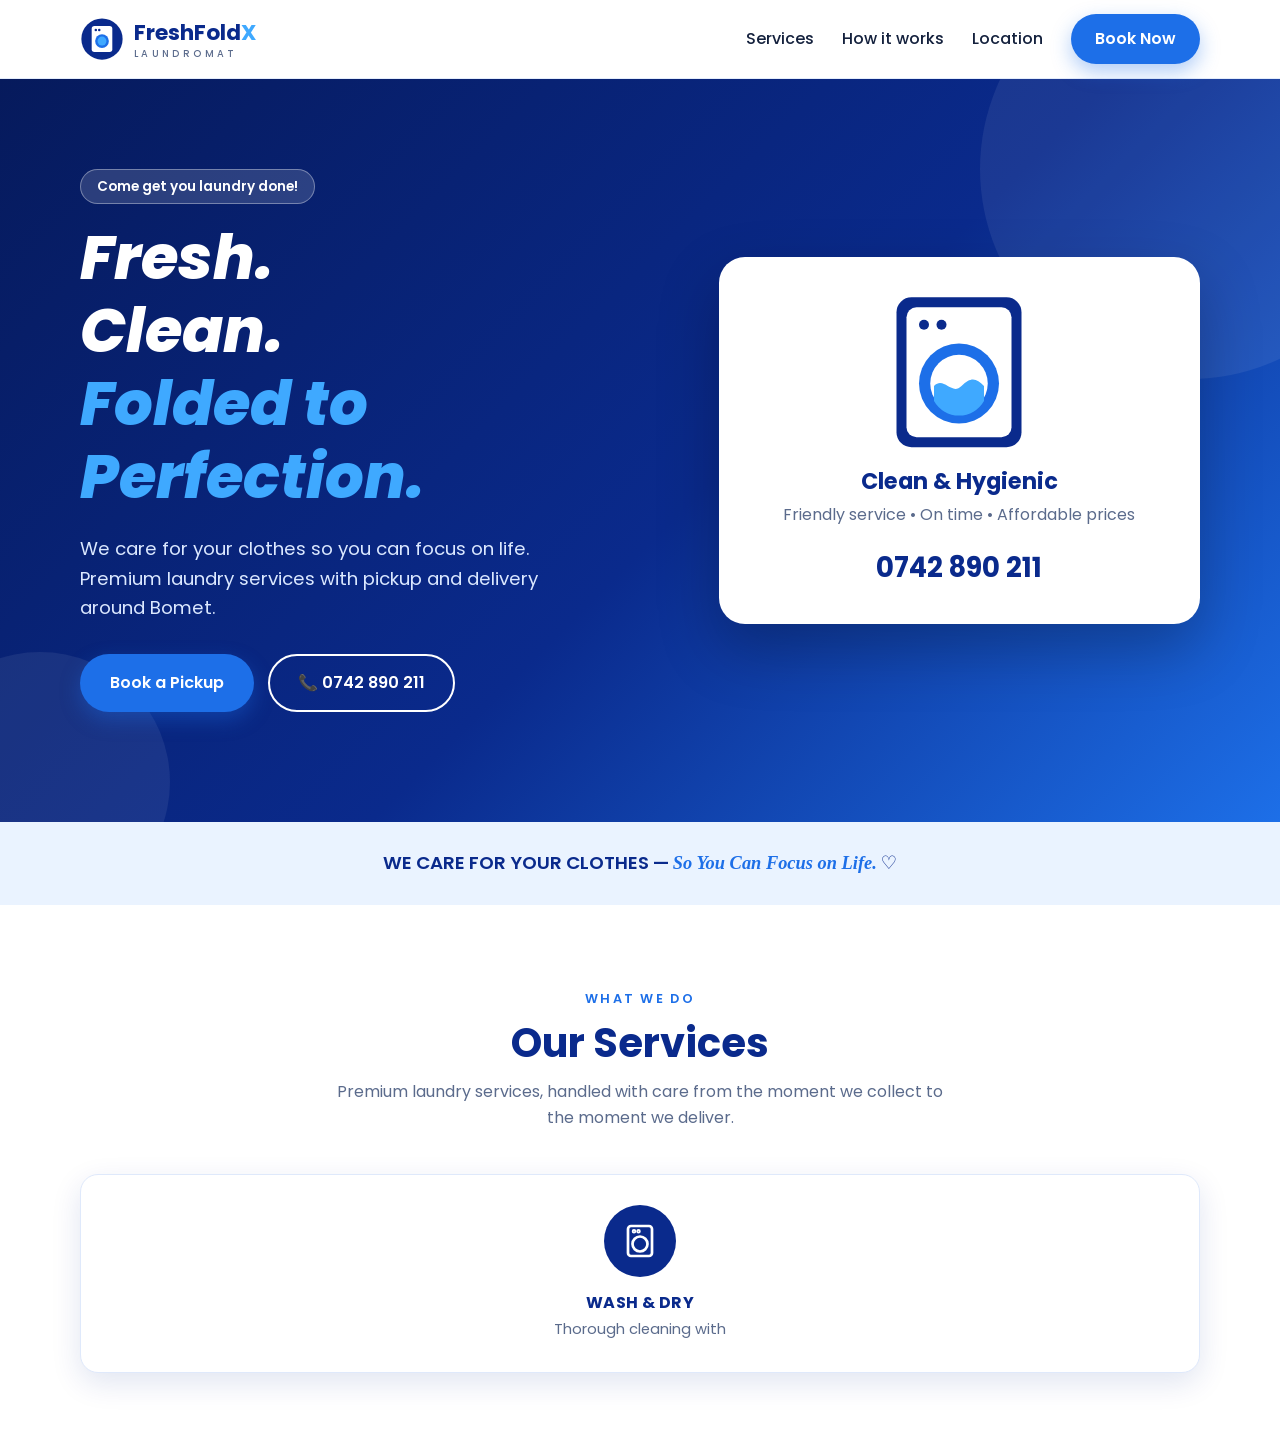
<file: index.html>
<!DOCTYPE html>
<html lang="en">
<head>
  <meta charset="UTF-8" />
  <meta name="viewport" content="width=device-width, initial-scale=1.0" />
  <title>FreshFoldX Laundromat | Bomet — Fresh. Clean. Folded to Perfection.</title>
  <meta name="description" content="FreshFoldX Laundromat in Bomet, next to The Williis Hotel. Wash & dry, fold & pack, ironing, bedding & linen and carpet cleaning with pickup and delivery." />
  <link rel="preconnect" href="https://fonts.googleapis.com" />
  <link rel="preconnect" href="https://fonts.gstatic.com" crossorigin />
  <link href="https://fonts.googleapis.com/css2?family=Poppins:wght@400;500;600;700;800&display=swap" rel="stylesheet" />
  <link rel="stylesheet" href="styles.css" />
</head>
<body>

  <!-- ===== HEADER ===== -->
  <header class="site-header">
    <div class="container nav">
      <a href="index.html" class="brand" aria-label="FreshFoldX Laundromat home">
        <svg class="brand-logo" viewBox="0 0 64 64" fill="none" aria-hidden="true">
          <circle cx="32" cy="32" r="30" fill="#0a2a8c"/>
          <rect x="17" y="13" width="30" height="38" rx="4" fill="#fff"/>
          <circle cx="23" cy="19" r="1.8" fill="#0a2a8c"/><circle cx="28" cy="19" r="1.8" fill="#0a2a8c"/>
          <circle cx="32" cy="35" r="10" fill="#1d6fe8"/><circle cx="32" cy="35" r="6.5" fill="#3fa9ff"/>
        </svg>
        <div>Fresh<span>Fold</span><span class="x">X</span><small>LAUNDROMAT</small></div>
      </a>
      <button class="menu-toggle" id="menuToggle" aria-label="Toggle menu">☰</button>
      <ul class="nav-links" id="navLinks">
        <li><a href="#services">Services</a></li>
        <li><a href="#how">How it works</a></li>
        <li><a href="#location">Location</a></li>
        <li><a href="booking.html" class="btn btn-primary">Book Now</a></li>
      </ul>
    </div>
  </header>

  <!-- ===== HERO ===== -->
  <section class="hero">
    <div class="container hero-grid">
      <div>
        <span class="badge">Come get you laundry done!</span>
        <h1>Fresh.<br />Clean.<br /><span class="accent">Folded to Perfection.</span></h1>
        <p class="lead">We care for your clothes so you can focus on life. Premium laundry services with pickup and delivery around Bomet.</p>
        <div class="hero-cta">
          <a href="booking.html" class="btn btn-primary">Book a Pickup</a>
          <a href="tel:+254742890211" class="btn btn-outline">📞 0742 890 211</a>
        </div>
      </div>
      <div class="hero-card">
        <svg class="washer" viewBox="0 0 120 130" fill="none" aria-hidden="true">
          <rect x="10" y="5" width="100" height="120" rx="12" fill="#0a2a8c"/>
          <rect x="18" y="13" width="84" height="104" rx="8" fill="#fff"/>
          <circle cx="32" cy="27" r="4" fill="#0a2a8c"/><circle cx="46" cy="27" r="4" fill="#0a2a8c"/>
          <circle cx="60" cy="74" r="32" fill="#1d6fe8"/><circle cx="60" cy="74" r="23" fill="#fff"/>
          <path d="M40 76c8-8 14 8 22 0s12-6 18 0v12a23 23 0 0 1-40 0z" fill="#3fa9ff"/>
        </svg>
        <h3>Clean &amp; Hygienic</h3>
        <p>Friendly service • On time • Affordable prices</p>
        <div class="phone">0742 890 211</div>
      </div>
    </div>
  </section>

  <div class="strip">
    <div class="container">
      <p>WE CARE FOR YOUR CLOTHES — <em>So You Can Focus on Life.</em> ♡</p>
    </div>
  </div>

  <!-- ===== SERVICES ===== -->
  <section id="services">
    <div class="container center">
      <span class="eyebrow">What we do</span>
      <h2 class="section-title">Our Services</h2>
      <p class="section-sub">Premium laundry services, handled with care from the moment we collect to the moment we deliver.</p>

      <div class="services-grid">
        <article class="service">
          <div class="icon">
            <svg viewBox="0 0 24 24" fill="none" stroke="currentColor" stroke-width="1.8" stroke-linecap="round" stroke-linejoin="round"><rect x="4" y="2" width="16" height="20" rx="2"/><circle cx="12" cy="14" r="5"/><circle cx="8" cy="5.5" r=".6"/><circle cx="11" cy="5.5" r=".6"/></svg>
          </div>
          <h3>Wash &amp; Dry</h3>
          <p>Thorough cleaning with
</file>
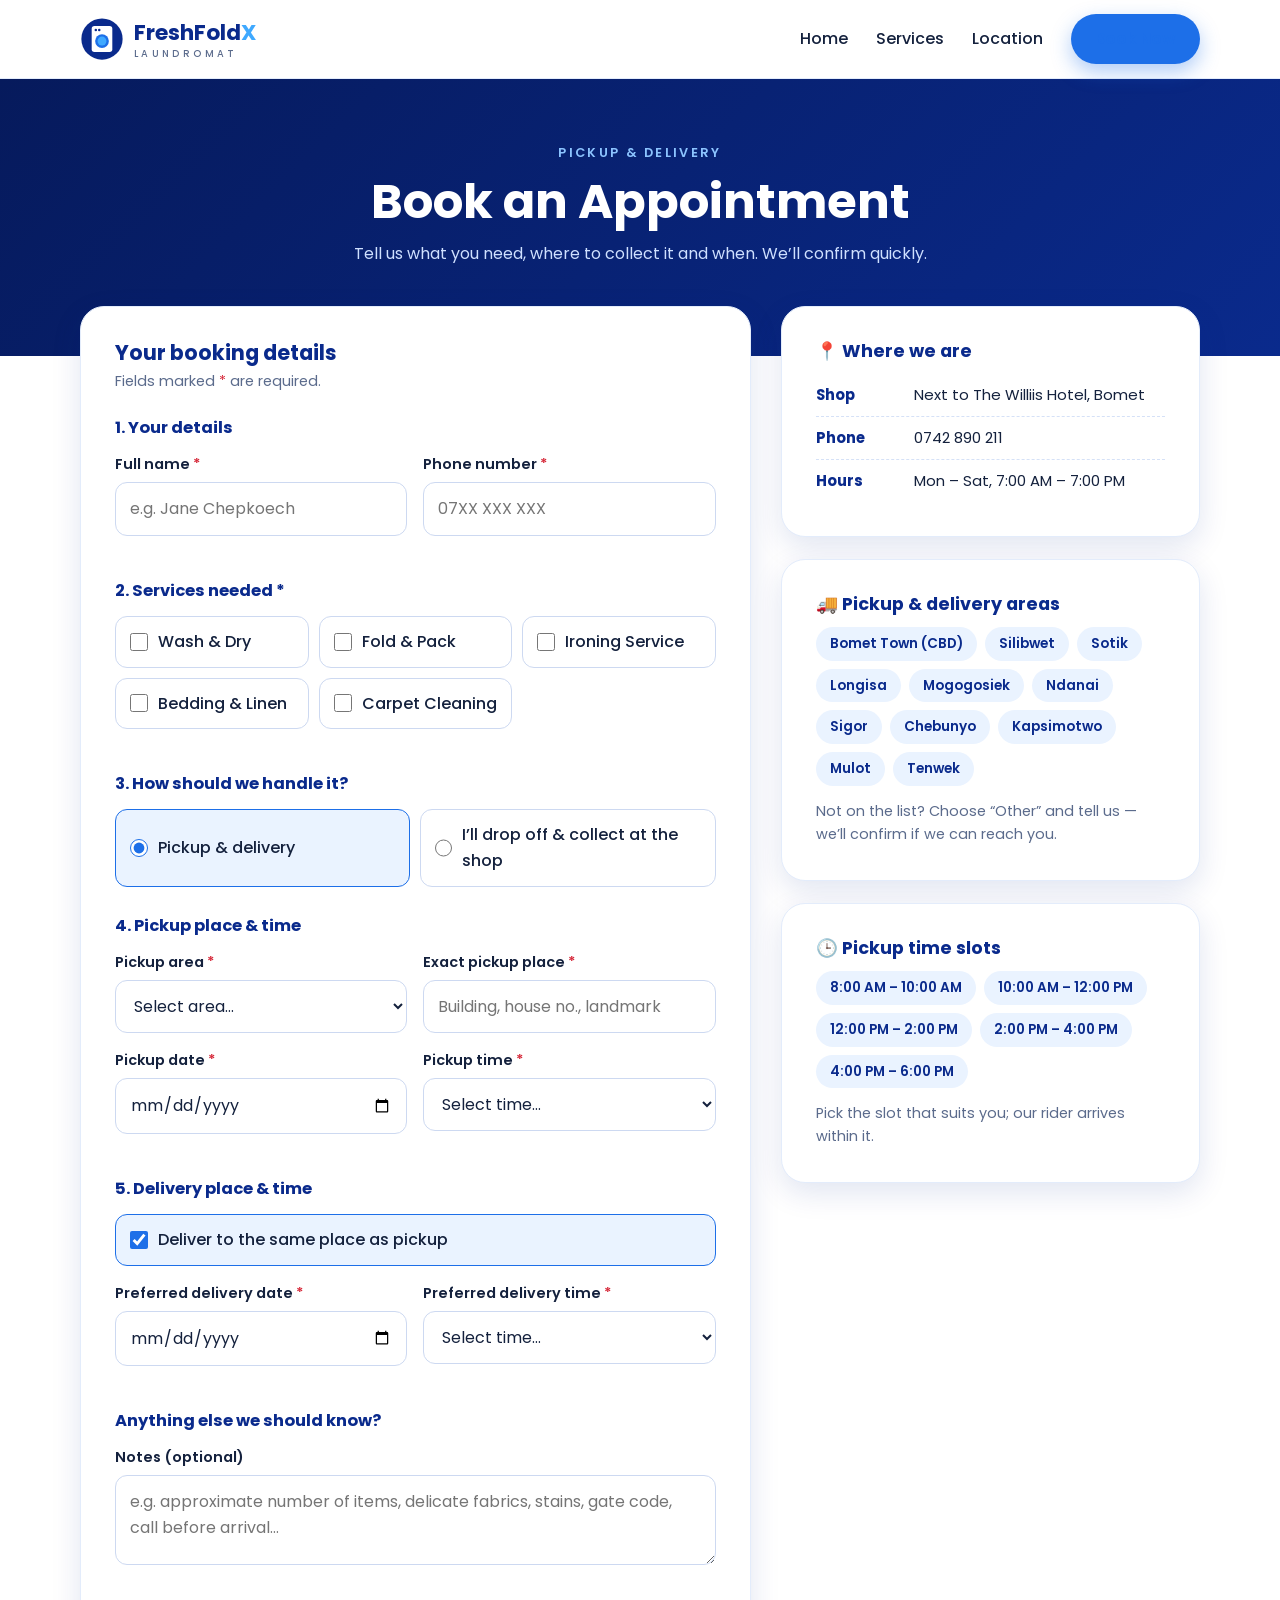
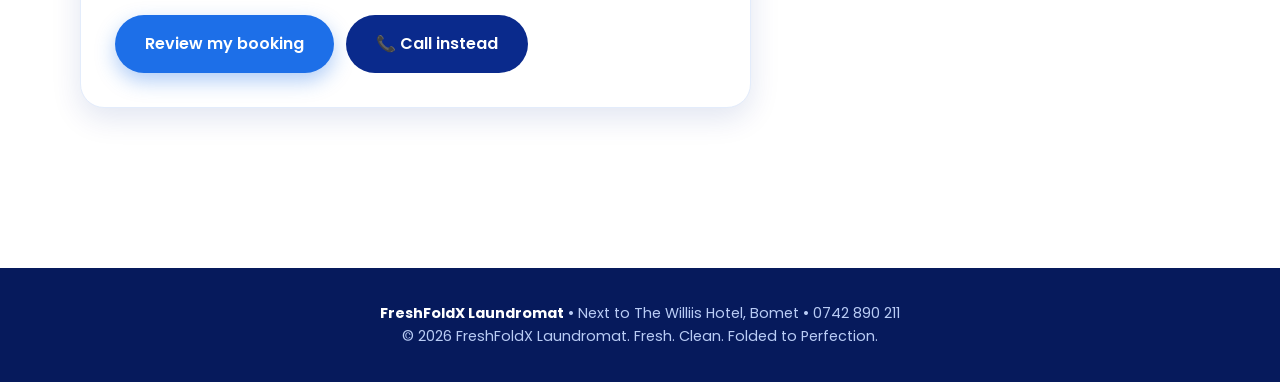
<file: booking.html>
<!DOCTYPE html>
<html lang="en">
<head>
  <meta charset="UTF-8" />
  <meta name="viewport" content="width=device-width, initial-scale=1.0" />
  <title>Book a Pickup | FreshFoldX Laundromat Bomet</title>
  <meta name="description" content="Book a laundry pickup and delivery in Bomet with FreshFoldX Laundromat. Choose your service, pickup place, delivery place and time." />
  <link rel="preconnect" href="https://fonts.googleapis.com" />
  <link rel="preconnect" href="https://fonts.gstatic.com" crossorigin />
  <link href="https://fonts.googleapis.com/css2?family=Poppins:wght@400;500;600;700;800&display=swap" rel="stylesheet" />
  <link rel="stylesheet" href="styles.css" />
</head>
<body>

  <header class="site-header">
    <div class="container nav">
      <a href="index.html" class="brand" aria-label="FreshFoldX Laundromat home">
        <svg class="brand-logo" viewBox="0 0 64 64" fill="none" aria-hidden="true">
          <circle cx="32" cy="32" r="30" fill="#0a2a8c"/>
          <rect x="17" y="13" width="30" height="38" rx="4" fill="#fff"/>
          <circle cx="23" cy="19" r="1.8" fill="#0a2a8c"/><circle cx="28" cy="19" r="1.8" fill="#0a2a8c"/>
          <circle cx="32" cy="35" r="10" fill="#1d6fe8"/><circle cx="32" cy="35" r="6.5" fill="#3fa9ff"/>
        </svg>
        <div>Fresh<span>Fold</span><span class="x">X</span><small>LAUNDROMAT</small></div>
      </a>
      <button class="menu-toggle" id="menuToggle" aria-label="Toggle menu">☰</button>
      <ul class="nav-links" id="navLinks">
        <li><a href="index.html">Home</a></li>
        <li><a href="index.html#services">Services</a></li>
        <li><a href="index.html#location">Location</a></li>
        <li><a href="booking.html" class="btn btn-primary active">Book Now</a></li>
      </ul>
    </div>
  </header>

  <section class="page-hero">
    <div class="container">
      <span class="eyebrow" style="color:#8cc4ff">Pickup &amp; Delivery</span>
      <h1>Book an Appointment</h1>
      <p>Tell us what you need, where to collect it and when. We’ll confirm quickly.</p>
    </div>
  </section>

  <section class="booking-wrap">
    <div class="container booking-grid">

      <!-- ===== BOOKING FORM ===== -->
      <form class="card" id="bookingForm" novalidate>
        <h2>Your booking details</h2>
        <p class="hint">Fields marked <span style="color:#d62839">*</span> are required.</p>

        <fieldset>
          <legend>1. Your details</legend>
          <div class="row">
            <div class="field">
              <label for="name">Full name <span class="req">*</span></label>
              <input type="text" id="name" name="name" placeholder="e.g. Jane Chepkoech" autocomplete="name" />
              <div class="error">Please enter your name.</div>
            </div>
            <div class="field">
              <label for="phone">Phone number <span class="req">*</span></label>
              <input type="tel" id="phone" name="phone" placeholder="07XX XXX XXX" autocomplete="tel" />
              <div class="error">Enter a valid Kenyan phone number (e.g. 0712345678).</div>
            </div>
          </div>
        </fieldset>

        <fieldset>
          <legend>2. Services needed <span class="req">*</span></legend>
          <div class="choices" id="serviceChoices">
            <label class="choice"><input type="checkbox" name="service" value="Wash & Dry" /> Wash &amp; Dry</label>
            <label class="choice"><input type="checkbox" name="service" value="Fold & Pack" /> Fold &amp; Pack</label>
            <label class="choice"><input type="checkbox" name="service" value="Ironing Service" /> Ironing Service</label>
            <label class="choice"><input type="checkbox" name="service" value="Bedding & Linen" /> Bedding &amp; Linen</label>
            <label class="choice"><input type="checkbox" name="service" value="Carpet Cleaning" /> Carpet Cleaning</label>
          </div>
          <div class="field" id="serviceField"><div class="error">Please choose at least one service.</div></div>
        </fieldset>

        <fieldset>
          <legend>3. How should we handle it?</legend>
          <div class="choices">
            <label class="choice"><input type="radio" name="mode" value="pickup" checked /> Pickup &amp; delivery</label>
            <label class="choice"><input type="radio" name="mode" value="dropoff" /> I’ll drop off &amp; collect at the shop</label>
          </div>
        </fieldset>

        <!-- Pickup + delivery block (hidden when customer chooses drop-off) -->
        <div id="pickupBlock">
          <fieldset>
            <legend>4. Pickup place &amp; time</legend>
            <div class="row">
              <div class="field">
                <label for="pickupArea">Pickup area <span class="req">*</span></label>
                <select id="pickupArea" name="pickupArea"></select>
                <div class="error">Please choose a pickup area.</div>
              </div>
              <div class="field">
                <label for="pickupPlace">Exact pickup place <span class="req">*</span></label>
                <input type="text" id="pickupPlace" name="pickupPlace" placeholder="Building, house no., landmark" />
                <div class="error">Please tell us exactly where to pick up.</div>
              </div>
            </div>
            <div class="row">
              <div class="field">
                <label for="pickupDate">Pickup date <span class="req">*</span></label>
                <input type="date" id="pickupDate" name="pickupDate" />
                <div class="error">Choose a pickup date (today or later).</div>
              </div>
              <div class="field">
                <label for="pickupTime">Pickup time <span class="req">*</span></label>
                <select id="pickupTime" name="pickupTime"></select>
                <div class="error">Please choose a pickup time.</div>
              </div>
            </div>
          </fieldset>

          <fieldset>
            <legend>5. Delivery place &amp; time</legend>
            <label class="choice" style="margin-bottom:16px">
              <input type="checkbox" id="sameAsPickup" checked /> Deliver to the same place as pickup
            </label>
            <div id="deliveryFields" class="hidden">
              <div class="row">
                <div class="field">
                  <label for="deliveryArea">Delivery area <span class="req">*</span></label>
                  <select id="deliveryArea" name="deliveryArea"></select>
                  <div class="error">Please choose a delivery area.</div>
                </div>
                <div class="field">
                  <label for="deliveryPlace">Exact delivery place <span class="req">*</span></label>
                  <input type="text" id="deliveryPlace" name="deliveryPlace" placeholder="Building, house no., landmark" />
                  <div class="error">Please tell us exactly where to deliver.</div>
                </div>
              </div>
            </div>
            <div class="row">
              <div class="field">
                <label for="deliveryDate">Preferred delivery date <span class="req">*</span></label>
                <input type="date" id="deliveryDate" name="deliveryDate" />
                <div class="error">Delivery date must be on or after the pickup date.</div>
              </div>
              <div class="field">
                <label for="deliveryTime">Preferred delivery time <span class="req">*</span></label>
                <select id="deliveryTime" name="deliveryTime"></select>
                <div class="error">Please choose a delivery time.</div>
              </div>
            </div>
          </fieldset>
        </div>

        <!-- Drop-off block (hidden by default) -->
        <div id="dropoffBlock" class="hidden">
          <fieldset>
            <legend>4. When will you visit us?</legend>
            <div class="row">
              <div class="field">
                <label for="visitDate">Drop-off date <span class="req">*</span></label>
                <input type="date" id="visitDate" name="visitDate" />
                <div class="error">Choose a date (today or later).</div>
              </div>
              <div class="field">
                <label for="visitTime">Drop-off time <span class="req">*</span></label>
                <select id="visitTime" name="visitTime"></select>
                <div class="error">Please choose a time.</div>
              </div>
            </div>
            <p class="notice">📍 FreshFoldX — next to The Williis Hotel, Bomet.</p>
          </fieldset>
        </div>

        <fieldset>
          <legend>Anything else we should know?</legend>
          <div class="field">
            <label for="notes">Notes (optional)</label>
            <textarea id="notes" name="notes" placeholder="e.g. approximate number of items, delicate fabrics, stains, gate code, call before arrival…"></textarea>
          </div>
        </fieldset>

        <div class="submit-row">
          <button type="submit" class="btn btn-primary">Review my booking</button>
          <a href="tel:+254742890211" class="btn btn-dark">📞 Call instead</a>
        </div>

        <!-- Summary shown after validation -->
        <div class="summary" id="summary" aria-live="polite">
          <h3>✅ Almost done — confirm your booking</h3>
          <pre id="summaryText"></pre>
          <div class="submit-row">
            <a id="whatsappBtn" class="btn btn-whatsapp" target="_blank" rel="noopener">Send booking on WhatsApp</a>
            <button type="button" id="copyBtn" class="btn btn-dark">Copy details</button>
          </div>
          <p class="hint" style="margin-top:12px;margin-bottom:0">Tapping “Send” opens WhatsApp with your booking ready to go. We’ll reply to confirm pickup.</p>
        </div>
      </form>

      <!-- ===== SIDEBAR ===== -->
      <aside>
        <div class="card side-card">
          <h3>📍 Where we are</h3>
          <ul class="side-list">
            <li><b>Shop</b> Next to The Williis Hotel, Bomet</li>
            <li><b>Phone</b> <a href="tel:+254742890211">0742 890 211</a></li>
            <li><b>Hours</b> Mon – Sat, 7:00 AM – 7:00 PM</li>
          </ul>
        </div>
        <div class="card side-card">
          <h3>🚚 Pickup &amp; delivery areas</h3>
          <div class="tag-list" id="areaTags"></div>
          <p class="hint" style="margin:14px 0 0">Not on the list? Choose “Other” and tell us — we’ll confirm if we can reach you.</p>
        </div>
        <div class="card side-card">
          <h3>🕒 Pickup time slots</h3>
          <div class="tag-list" id="slotTags"></div>
          <p class="hint" style="margin:14px 0 0">Pick the slot that suits you; our rider arrives within it.</p>
        </div>
      </aside>
    </div>
  </section>

  <footer class="site-footer" style="margin-top:80px">
    <div class="container">
      <p><strong>FreshFoldX Laundromat</strong> • Next to The Williis Hotel, Bomet • 0742 890 211</p>
      <p>© <span id="year"></span> FreshFoldX Laundromat. Fresh. Clean. Folded to Perfection.</p>
    </div>
  </footer>

  <script src="script.js"></script>
</body>
</html>
</file>
<file: styles.css>
/* ===== FreshFoldX Laundromat — shared styles ===== */
:root {
  --navy: #0a2a8c;
  --navy-dark: #061a5c;
  --blue: #1d6fe8;
  --sky: #3fa9ff;
  --ice: #eaf3ff;
  --white: #ffffff;
  --text: #14213d;
  --muted: #5b6b8c;
  --radius: 18px;
  --shadow: 0 10px 30px rgba(10, 42, 140, 0.12);
}

* { box-sizing: border-box; margin: 0; padding: 0; }
html { scroll-behavior: smooth; }
body {
  font-family: "Poppins", system-ui, -apple-system, "Segoe UI", sans-serif;
  color: var(--text);
  background: var(--white);
  line-height: 1.6;
}
img, svg { max-width: 100%; display: block; }
a { color: inherit; text-decoration: none; }
.container { width: min(1120px, 92%); margin-inline: auto; }
section { padding: 80px 0; }
h1, h2, h3 { line-height: 1.2; color: var(--navy); }
.eyebrow {
  display: inline-block; font-weight: 600; font-size: .8rem; letter-spacing: .18em;
  text-transform: uppercase; color: var(--blue); margin-bottom: 10px;
}
.section-title { font-size: clamp(1.8rem, 4vw, 2.5rem); margin-bottom: 12px; }
.section-sub { color: var(--muted); max-width: 620px; margin-bottom: 44px; }
.center { text-align: center; }
.center .section-sub { margin-inline: auto; }

/* Buttons */
.btn {
  display: inline-flex; align-items: center; justify-content: center; gap: 8px;
  padding: 14px 28px; border-radius: 999px; font-weight: 600; font-size: 1rem;
  border: 2px solid transparent; cursor: pointer; transition: .2s ease; font-family: inherit;
}
.btn-primary { background: var(--blue); color: #fff; box-shadow: 0 8px 20px rgba(29,111,232,.35); }
.btn-primary:hover { background: var(--navy); transform: translateY(-2px); }
.btn-outline { border-color: #fff; color: #fff; }
.btn-outline:hover { background: #fff; color: var(--navy); }
.btn-dark { background: var(--navy); color: #fff; }
.btn-dark:hover { background: var(--blue); }
.btn-whatsapp { background: #25d366; color: #fff; }
.btn-whatsapp:hover { background: #1ebe5b; transform: translateY(-2px); }

/* Header */
.site-header {
  position: sticky; top: 0; z-index: 50; background: rgba(255,255,255,.92);
  backdrop-filter: blur(10px); border-bottom: 1px solid #e3ecfb;
}
.nav { display: flex; align-items: center; justify-content: space-between; padding: 14px 0; }
.brand { display: flex; align-items: center; gap: 10px; font-weight: 700; font-size: 1.35rem; color: var(--navy); }
.brand span.x { color: var(--sky); }
.brand small { display: block; font-size: .6rem; letter-spacing: .35em; font-weight: 500; color: var(--muted); margin-top: -4px; }
.brand-logo { width: 44px; height: 44px; }
.nav-links { display: flex; align-items: center; gap: 28px; list-style: none; font-weight: 500; }
.nav-links a:not(.btn):hover, .nav-links a.active { color: var(--blue); }
.nav-links .btn { padding: 10px 22px; color: #fff; }
.menu-toggle { display: none; background: none; border: 0; font-size: 1.8rem; color: var(--navy); cursor: pointer; }

/* Hero */
.hero {
  background: linear-gradient(135deg, var(--navy-dark), var(--navy) 55%, var(--blue));
  color: #fff; padding: 90px 0 110px; position: relative; overflow: hidden;
}
.hero::before, .hero::after {
  content: ""; position: absolute; border-radius: 50%;
  background: rgba(255,255,255,.07);
}
.hero::before { width: 420px; height: 420px; right: -120px; top: -120px; }
.hero::after { width: 260px; height: 260px; left: -90px; bottom: -90px; }
.hero-grid { display: grid; grid-template-columns: 1.1fr .9fr; gap: 50px; align-items: center; position: relative; z-index: 1; }
.badge {
  display: inline-block; background: rgba(255,255,255,.15); border: 1px solid rgba(255,255,255,.35);
  padding: 6px 16px; border-radius: 999px; font-size: .85rem; font-weight: 600; margin-bottom: 18px;
}
.hero h1 { color: #fff; font-size: clamp(2.3rem, 6vw, 3.8rem); font-style: italic; font-weight: 800; }
.hero h1 .accent { color: var(--sky); }
.hero p.lead { font-size: 1.15rem; margin: 20px 0 32px; max-width: 520px; color: #dbe8ff; }
.hero-cta { display: flex; flex-wrap: wrap; gap: 14px; }
.hero-card {
  background: #fff; color: var(--text); border-radius: 26px; padding: 34px; box-shadow: 0 25px 60px rgba(0,0,0,.25);
  text-align: center;
}
.hero-card .washer { width: 150px; margin: 0 auto 14px; }
.hero-card h3 { font-size: 1.4rem; }
.hero-card p { color: var(--muted); margin: 8px 0 18px; }
.hero-card .phone { font-size: 1.7rem; font-weight: 700; color: var(--navy); }

/* Tagline strip */
.strip { background: var(--ice); padding: 26px 0; text-align: center; }
.strip p { font-weight: 600; color: var(--navy); font-size: 1.15rem; }
.strip em { font-family: "Georgia", serif; color: var(--blue); }

/* Services */
.services-grid { display: grid; grid-template-columns: repeat(auto-fit, minmax(190px, 1fr)); gap: 22px; }
.service {
  background: #fff; border: 1px solid #dfe9fb; border-radius: var(--radius); padding: 30px 20px;
  text-align: center; transition: .25s ease; box-shadow: var(--shadow);
}
.service:hover { transform: translateY(-6px); border-color: var(--blue); }
.service .icon {
  width: 72px; height: 72px; border-radius: 50%; background: var(--navy); color: #fff;
  display: grid; place-items: center; margin: 0 auto 16px;
}
.service .icon svg { width: 36px; height: 36px; }
.service h3 { font-size: 1rem; letter-spacing: .03em; text-transform: uppercase; margin-bottom: 6px; }
.service p { color: var(--muted); font-size: .92rem; }

/* How it works */
.steps { display: grid; grid-template-columns: repeat(auto-fit, minmax(220px, 1fr)); gap: 24px; counter-reset: step; }
.step { background: var(--ice); border-radius: var(--radius); padding: 28px; position: relative; }
.step::before {
  counter-increment: step; content: counter(step);
  display: grid; place-items: center; width: 40px; height: 40px; border-radius: 50%;
  background: var(--blue); color: #fff; font-weight: 700; margin-bottom: 14px;
}
.step h3 { font-size: 1.1rem; margin-bottom: 6px; }
.step p { color: var(--muted); font-size: .95rem; }

/* Why us */
.why { background: var(--navy); color: #fff; }
.why h2, .why .eyebrow { color: #fff; }
.why .section-sub { color: #c9daff; }
.why-grid { display: grid; grid-template-columns: repeat(auto-fit, minmax(210px, 1fr)); gap: 22px; }
.why-item { background: rgba(255,255,255,.08); border: 1px solid rgba(255,255,255,.16); border-radius: var(--radius); padding: 26px; }
.why-item h3 { color: #fff; font-size: 1.05rem; margin-bottom: 6px; }
.why-item p { color: #c9daff; font-size: .93rem; }

/* Location / contact */
.location-grid { display: grid; grid-template-columns: 1fr 1.2fr; gap: 36px; align-items: stretch; }
.info-card { background: var(--ice); border-radius: var(--radius); padding: 34px; }
.info-row { display: flex; gap: 16px; margin-bottom: 22px; }
.info-row .dot { flex: 0 0 46px; height: 46px; border-radius: 50%; background: var(--blue); color: #fff; display: grid; place-items: center; }
.info-row .dot svg { width: 22px; height: 22px; }
.info-row h4 { color: var(--navy); font-size: .85rem; letter-spacing: .12em; text-transform: uppercase; }
.info-row p { font-size: 1.1rem; font-weight: 600; }
.info-row small { color: var(--muted); font-weight: 400; }
.map-wrap { border-radius: var(--radius); overflow: hidden; min-height: 360px; box-shadow: var(--shadow); }
.map-wrap iframe { width: 100%; height: 100%; min-height: 360px; border: 0; }

/* CTA band */
.cta-band { background: linear-gradient(120deg, var(--blue), var(--navy)); color: #fff; text-align: center; padding: 64px 0; }
.cta-band h2 { color: #fff; margin-bottom: 10px; }
.cta-band p { color: #dbe8ff; margin-bottom: 24px; }
.cta-band .btn { background: #fff; color: var(--navy); }
.cta-band .btn:hover { background: var(--sky); color: #fff; }

/* Footer */
.site-footer { background: var(--navy-dark); color: #b9ccf5; padding: 34px 0; text-align: center; font-size: .9rem; }
.site-footer strong { color: #fff; }

/* ===== Booking page ===== */
.page-hero { background: linear-gradient(135deg, var(--navy-dark), var(--navy)); color: #fff; padding: 60px 0 90px; text-align: center; }
.page-hero h1 { color: #fff; font-size: clamp(2rem, 5vw, 3rem); }
.page-hero p { color: #cfe0ff; margin-top: 10px; }
.booking-wrap { margin-top: -50px; padding-top: 0; }
.booking-grid { display: grid; grid-template-columns: 1.6fr 1fr; gap: 30px; align-items: start; }
.card { background: #fff; border-radius: 24px; box-shadow: var(--shadow); padding: 34px; border: 1px solid #e3ecfb; }
.card h2 { font-size: 1.3rem; margin-bottom: 4px; }
.card .hint { color: var(--muted); font-size: .9rem; margin-bottom: 22px; }
fieldset { border: 0; margin-bottom: 26px; }
legend { font-weight: 700; color: var(--navy); margin-bottom: 12px; font-size: 1.02rem; }
.field { margin-bottom: 16px; }
.field label { display: block; font-weight: 600; font-size: .9rem; margin-bottom: 6px; }
.field .req { color: #d62839; }
input[type="text"], input[type="tel"], input[type="date"], select, textarea {
  width: 100%; padding: 13px 14px; border: 1.5px solid #cdd9f1; border-radius: 12px;
  font: inherit; color: var(--text); background: #fff; transition: .2s;
}
input:focus, select:focus, textarea:focus { outline: none; border-color: var(--blue); box-shadow: 0 0 0 4px rgba(29,111,232,.15); }
textarea { resize: vertical; min-height: 90px; }
.row { display: grid; grid-template-columns: 1fr 1fr; gap: 16px; }
.choices { display: grid; grid-template-columns: repeat(auto-fit, minmax(190px, 1fr)); gap: 10px; }
.choice {
  display: flex; align-items: center; gap: 10px; padding: 12px 14px; border: 1.5px solid #cdd9f1;
  border-radius: 12px; cursor: pointer; font-weight: 500; transition: .2s; background: #fff;
}
.choice:hover { border-color: var(--blue); }
.choice input { accent-color: var(--blue); width: 18px; height: 18px; }
.choice:has(input:checked) { background: var(--ice); border-color: var(--blue); }
.error { color: #d62839; font-size: .85rem; margin-top: 4px; display: none; }
.field.invalid .error { display: block; }
.field.invalid input, .field.invalid select { border-color: #d62839; }
.hidden { display: none !important; }
.submit-row { display: flex; flex-wrap: wrap; gap: 12px; margin-top: 8px; }

.side-card + .side-card { margin-top: 22px; }
.side-card h3 { font-size: 1.1rem; margin-bottom: 12px; }
.side-list { list-style: none; }
.side-list li { padding: 9px 0; border-bottom: 1px dashed #d5e1f7; font-size: .93rem; display: flex; gap: 10px; }
.side-list li:last-child { border-bottom: 0; }
.side-list b { color: var(--navy); min-width: 88px; }
.tag-list { display: flex; flex-wrap: wrap; gap: 8px; }
.tag { background: var(--ice); color: var(--navy); border-radius: 999px; padding: 6px 14px; font-size: .85rem; font-weight: 600; }
.notice { background: #fff7e0; border: 1px solid #f3d98a; border-radius: 12px; padding: 12px 14px; font-size: .88rem; color: #6b5300; }

.summary { display: none; margin-top: 26px; background: var(--ice); border: 2px solid var(--blue); border-radius: 18px; padding: 26px; }
.summary.show { display: block; }
.summary h3 { margin-bottom: 10px; }
.summary pre { white-space: pre-wrap; font-family: inherit; font-size: .95rem; margin-bottom: 16px; }

/* Responsive */
@media (max-width: 900px) {
  .hero-grid, .location-grid, .booking-grid { grid-template-columns: 1fr; }
  .hero { padding: 60px 0 80px; }
  section { padding: 60px 0; }
}
@media (max-width: 760px) {
  .menu-toggle { display: block; }
  .nav-links {
    position: absolute; top: 100%; left: 0; right: 0; background: #fff; flex-direction: column;
    padding: 20px; gap: 16px; border-bottom: 1px solid #e3ecfb; display: none;
  }
  .nav-links.open { display: flex; }
  .row { grid-template-columns: 1fr; }
  .card { padding: 24px; }
}
</file>
